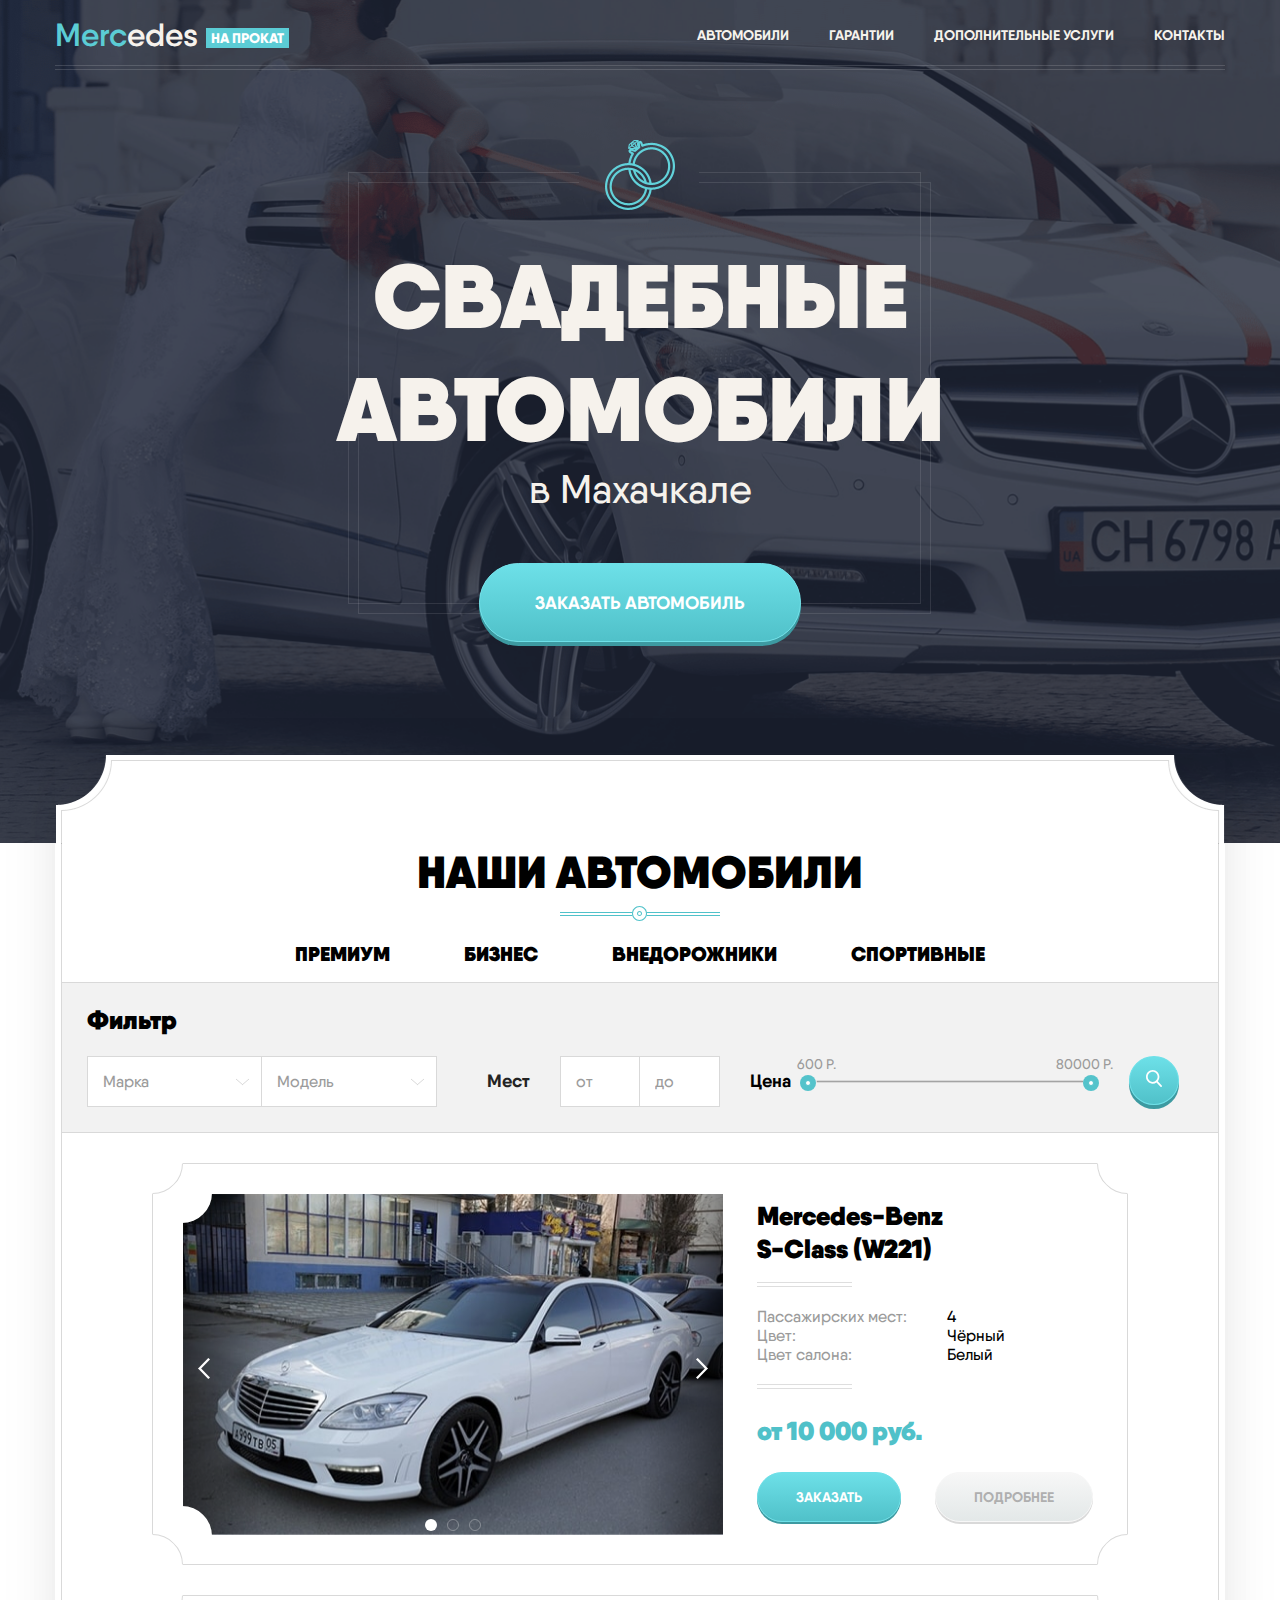
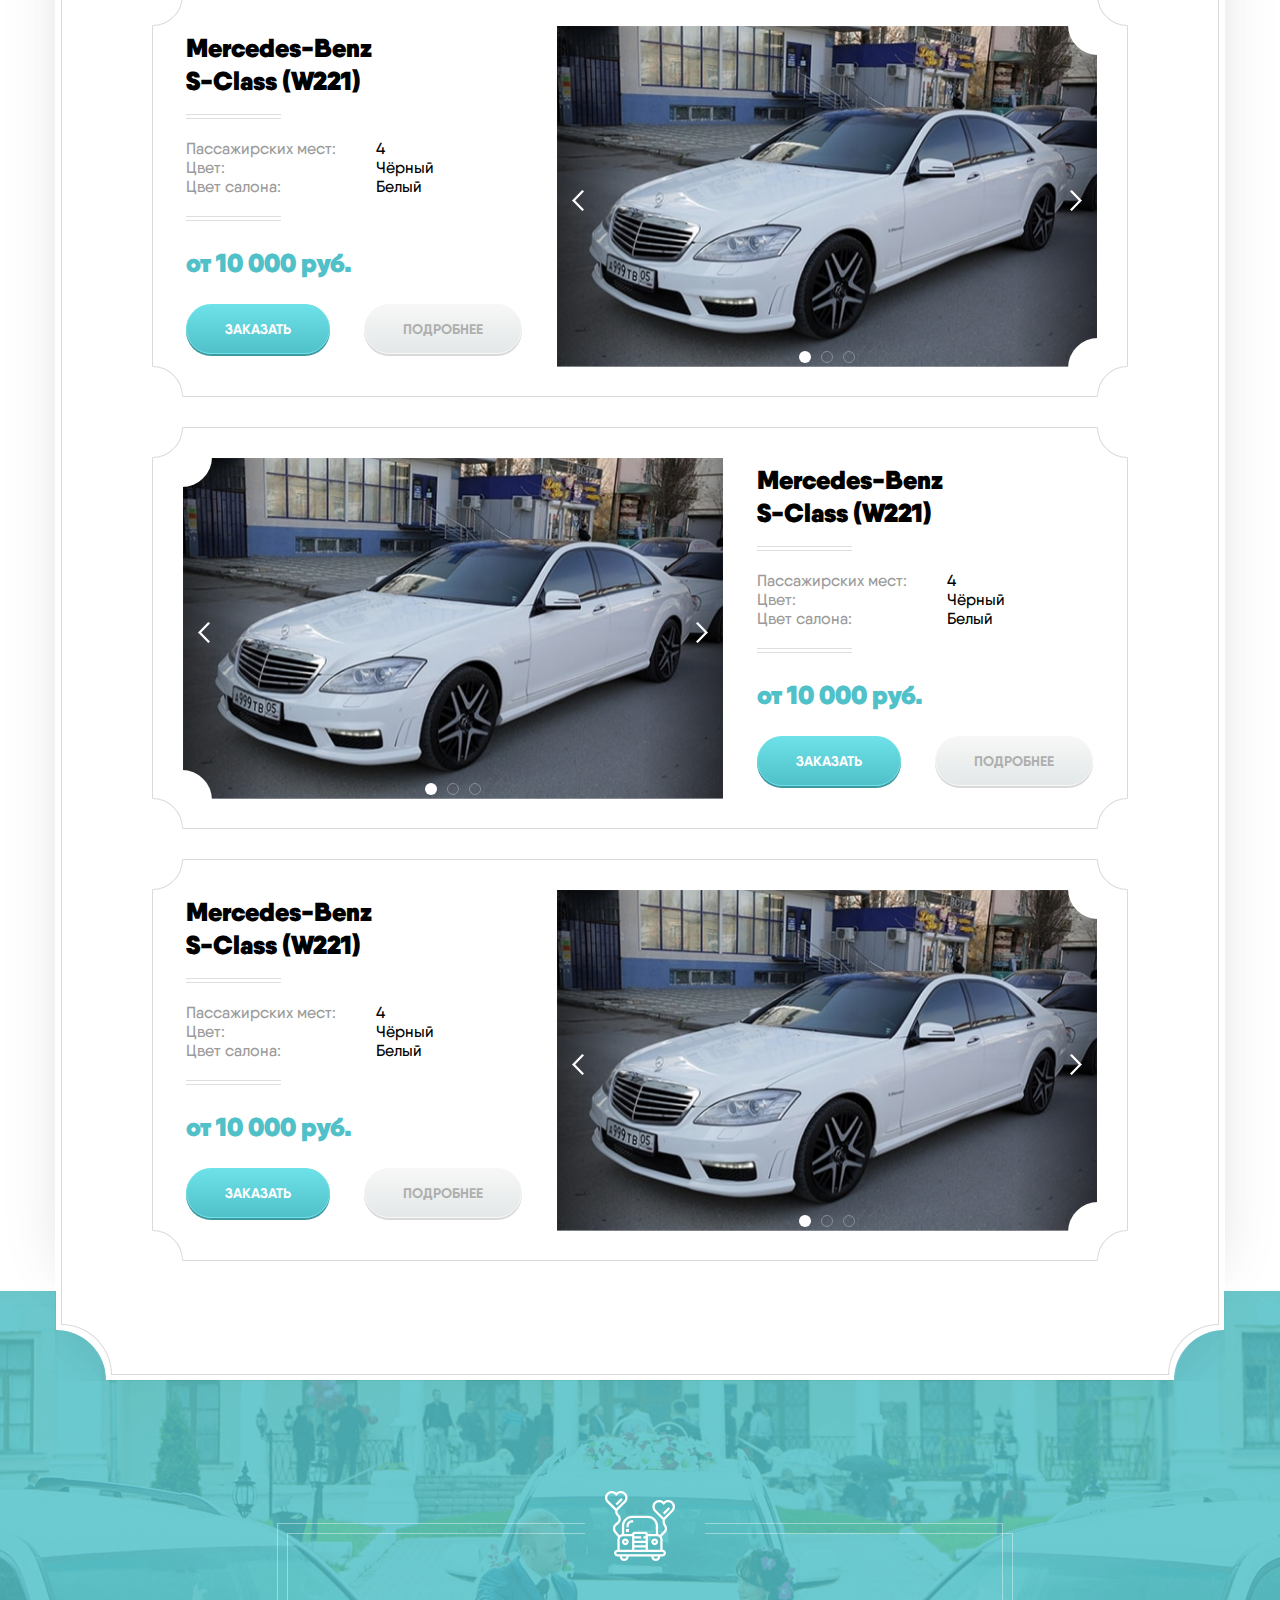
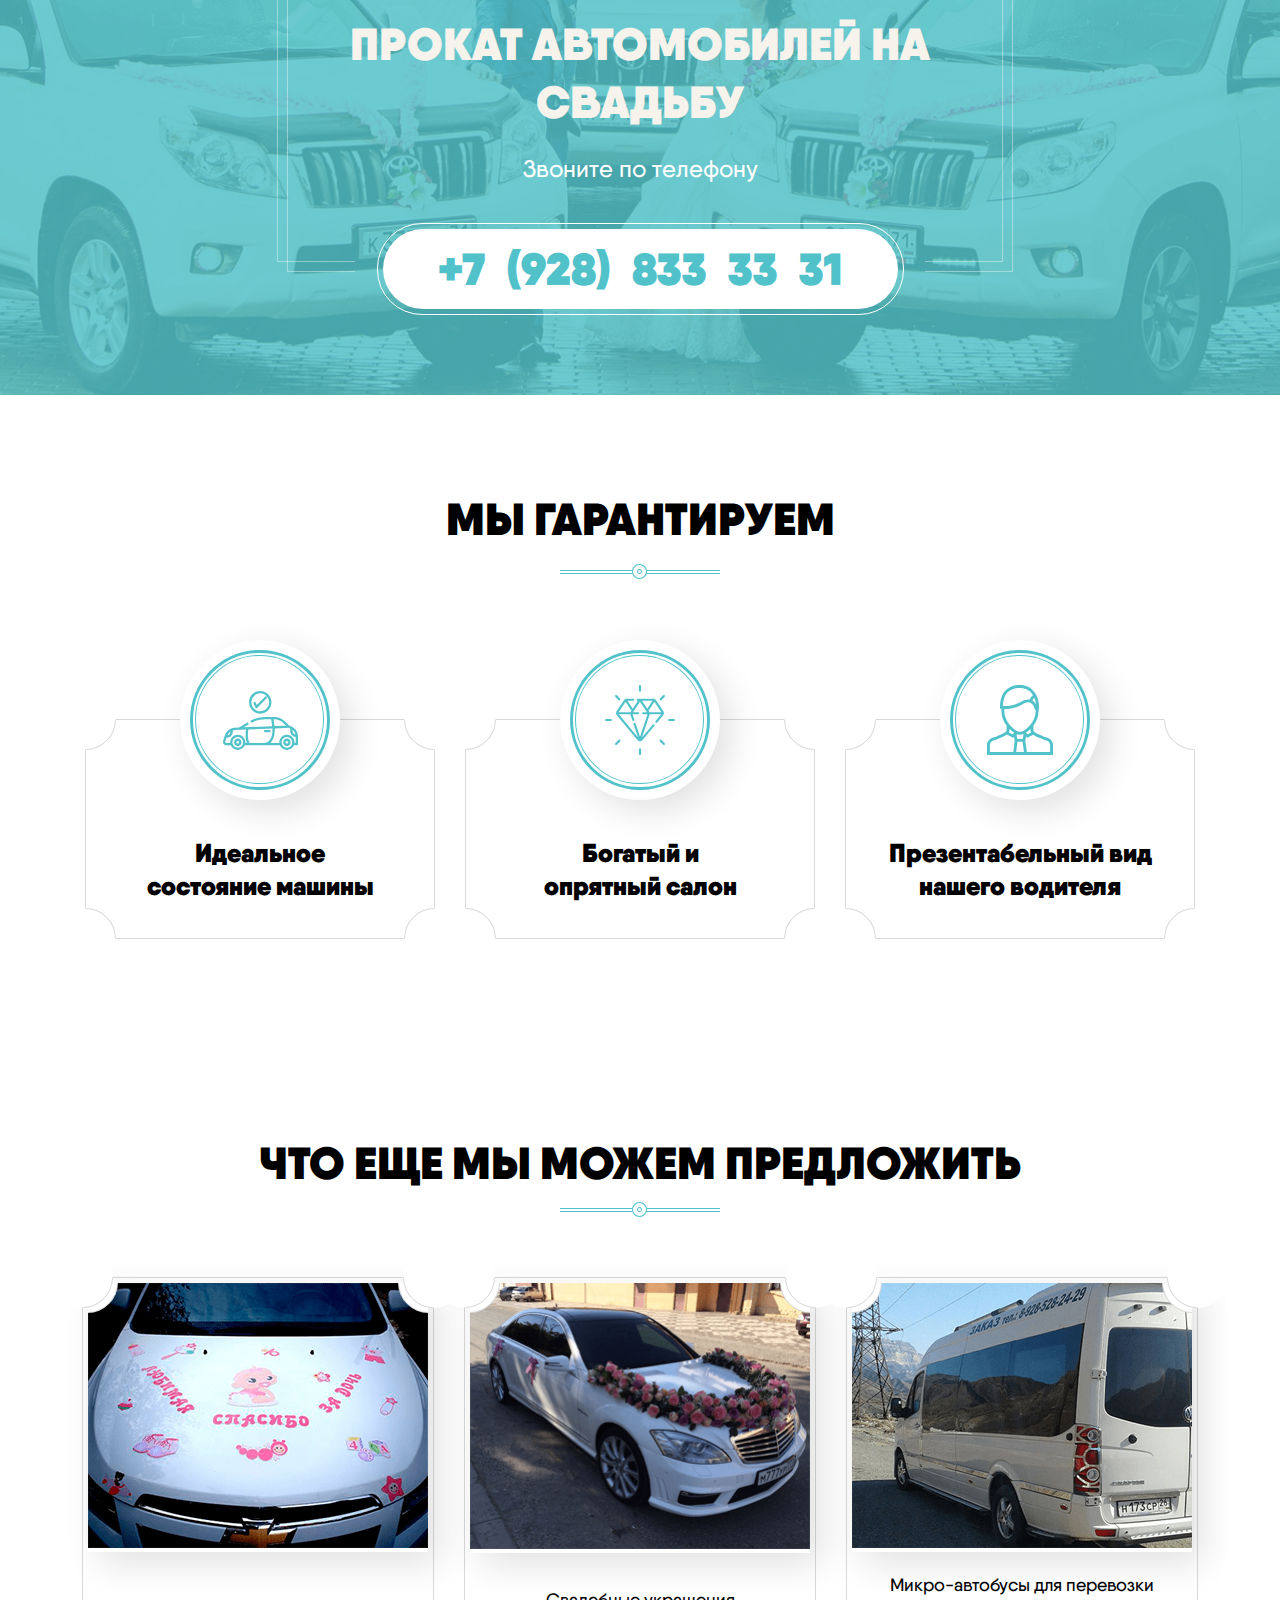
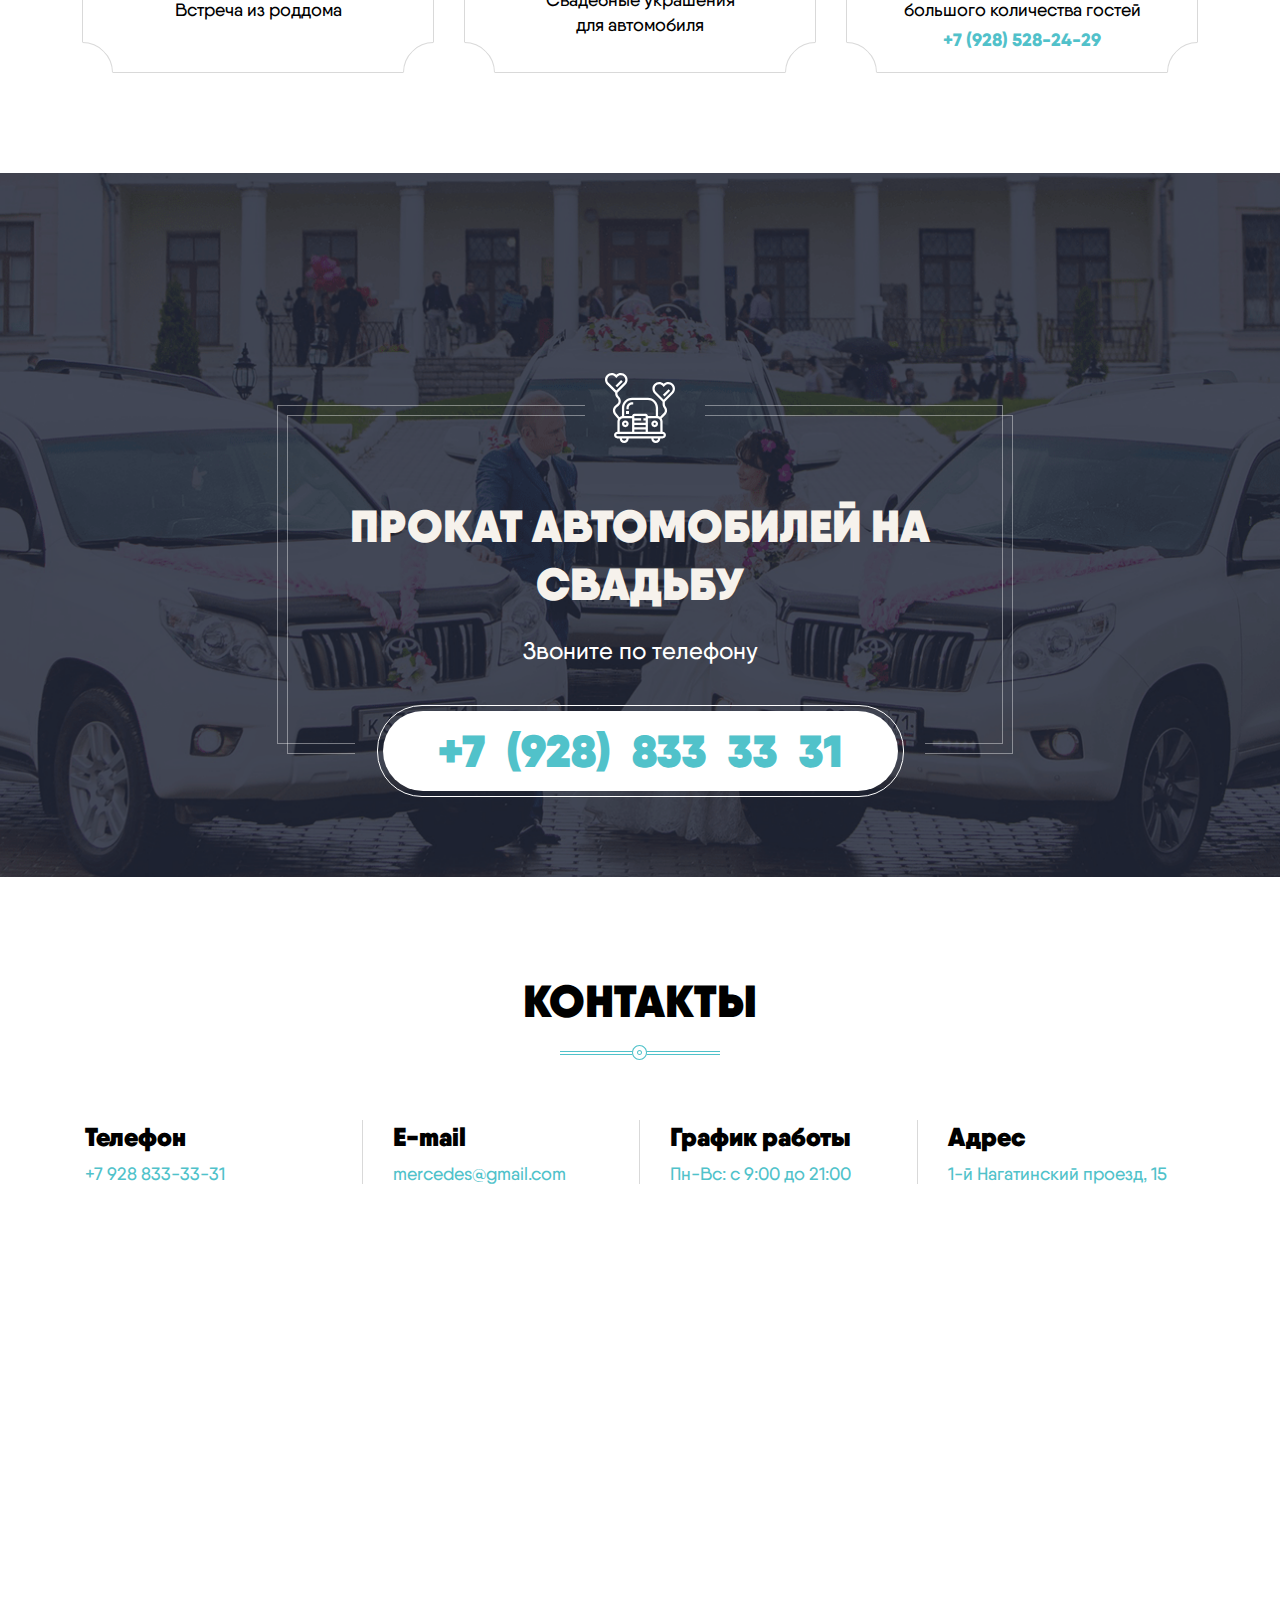
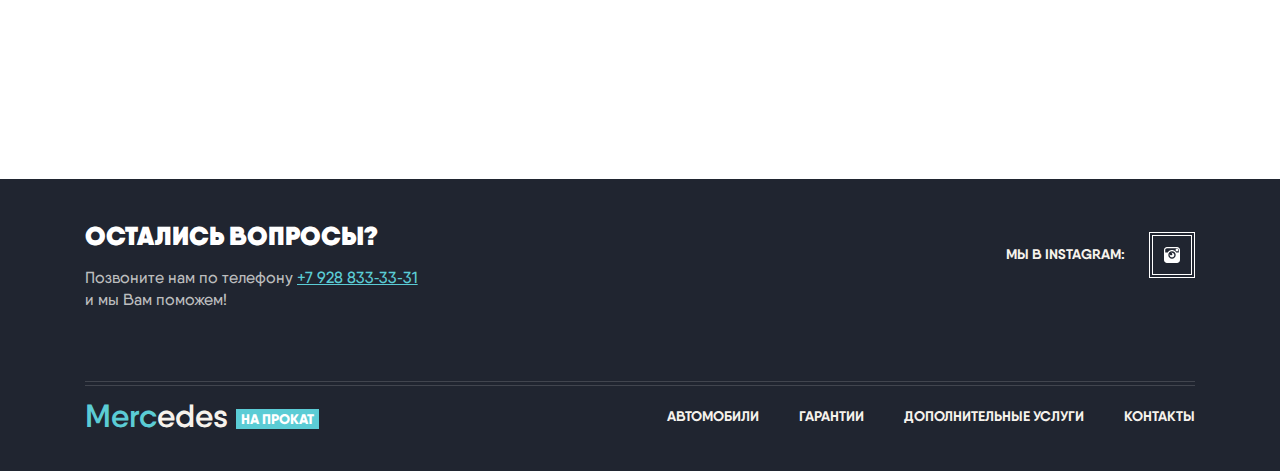
<file: index.html>
<!DOCTYPE html>
<html lang="ru">

<head>
    <meta charset="UTF-8">
    <meta name="viewport" content="width=device-width, initial-scale=1">
    <title>Свадебные автомобили</title>
    <link rel="icon" href="./img/favicon.png">
    <link rel="stylesheet" href="./css/normalize.css">
    <link rel="stylesheet" href="./plugin/noUiSlider/nouislider.css">
    <link rel="stylesheet" href="./plugin/owlCarousel/assets/owl.carousel.min.css">
    <link rel="stylesheet" href="./plugin/owlCarousel/assets/owl.theme.default.min.css">
    <link rel="stylesheet" href="./css/style.css">
    <link rel="stylesheet" href="./css/mediaQueries.css">
</head>

<body>
    <section class="screen_1">
        <div class="dark"></div>
        <div class="wrap_1">

            <div class="container">
                <header class="header clearfix">
                    <div class="logo">
                        <span>Merc</span>edes
                        <div class="smallBox"> на прокат</div>
                    </div>
                    <nav class="nav">
                        <ul class="nav_ul">
                            <li>
                                <a href="#auto">Автомобили</a>
                            </li>
                            <li>
                                <a href="#guarantee">Гарантии</a>
                            </li>
                            <li>
                                <a href="#offers">Дополнительные услуги</a>
                            </li>
                            <li>
                                <a href="#contacts">Контакты</a>
                            </li>
                        </ul>
                    </nav>
                    <div class="border_line"></div>
                    <div class="border_line2"></div>
                    <div id="mob_menu" class="mob_menu">Меню</div>

                </header>
                <div class="title">
                    <img class="ring" src="img/ring.png" alt="">
                    <h2>Свадебные
                        <br /> автомобили</h2>
                    <p class="title_p">в Махачкале</p>
                    <div class="wrap_call">
                        <button class="call_auto_btn" type="button">Заказать автомобиль</button>
                        <a href="tel:+7 915 555 55 09" class="car_order_mob">+7 915 555 55 09</a>
                    </div>
                    <div class="border_title">
                        <div class="border_title_top1"></div>
                        <div class="border_title_top2"></div>
                    </div>
                    <div class="border_title border_t2">
                        <div class="border_title_top1"></div>
                        <div class="border_title_top2"></div>
                    </div>
                </div>
            </div>
        </div>
    </section>
    <section class="screen_2">
        <div class="wrap_2">
            <div class="container_auto box-shadow">
                <div id="auto" class="inner_wrap">
                    <h2 class="title_car">Наши автомобили</h2>
                    <img class="separ_car" src="img/separ_car.svg" alt="">
                    <ul class="car_class">
                        <li>
                            <a href="">Премиум</a>
                        </li>
                        <li>
                            <a href="">бизнес</a>
                        </li>
                        <li>
                            <a href="">внедорожники</a>
                        </li>
                        <li>
                            <a href="">спортивные</a>
                        </li>
                    </ul>
                    <div class="mob_car_class">
                        <div class="gumb"></div>
                        <p class="mob_car_menu">Автомобили</p>
                    </div>
                    <div class="mob_car_class_wrap">
                        <ul class="mob_car_class_ul">
                            <li>
                                <a href="">Премиум</a>
                            </li>
                            <li>
                                <a href="">бизнес</a>
                            </li>
                            <li>
                                <a href="">внедорожники</a>
                            </li>
                            <li>
                                <a href="">спортивные</a>
                            </li>
                        </ul>
                    </div>
                    <div class="filter clearfix">
                        <p class="filt_title">Фильтр</p>
                        <select class="brand" name="brand" id="brand">
                            <option value="Марка">Марка</option>
                            <option value="Марка">Марка</option>
                            <option value="Марка">Марка</option>
                            <option value="Марка">Марка</option>
                        </select>
                        <select class="model" name="model" id="model">
                            <option value="Модель">Модель</option>
                            <option value="Модель">Модель</option>
                            <option value="Модель">Модель</option>
                            <option value="Модель">Модель</option>
                            <option value="Модель">Модель</option>
                        </select>
                        <div class="place">
                            <p class="place_text">Мест</p>
                            <input type="number" min="0" class="place_from" placeholder="от">
                            <input type="number" min="0" class="place_to" placeholder="до">
                        </div>
                        <div class="price_car">
                            <p class="price_car_text">Цена</p>
                            <div class="wrap_noUiSld clearfix">
                                <div id="price_car_from" class="price_car_from"></div>
                                <div id="price_car_to" class="price_car_to"></div>
                                <div class="price_slider" id="price_slider"></div>
                            </div>
                            <button type="button" class="price_btn">
                                <img src="img/search.svg" alt="">
                            </button>
                        </div>
                    </div>

                    <div class="wrap_all_car clearfix">
                        <div class="car clearfix">
                            <div class="car_round_in top left"></div>
                            <div class="car_round_in top right"></div>
                            <div class="car_round_in bottom left"></div>
                            <div class="car_round_in bottom right"></div>
                            <div class="car_sld_wrap">
                                <div class="car_sld owl-carousel owl-theme clearfix">
                                    <div class="item">
                                        <img class="car_img" src="img/car1.jpg" alt="">
                                    </div>
                                    <div class="item">
                                        <img class="car_img" src="img/car1.jpg" alt="">
                                    </div>
                                    <div class="item">
                                        <img class="car_img" src="img/car1.jpg" alt="">
                                    </div>
                                </div>
                                <div class="car_sld_round_in_top"></div>
                                <div class="car_sld_round_in_bottom"></div>
                            </div>
                            <div class="car_right">
                                <p class="car_name">
                                    Mercedes-Benz
                                    <br />S-Class (W221)
                                </p>
                                <div class="car_line"></div>
                                <div class="car_line"></div>
                                <table class="car_par">
                                    <tbody>
                                        <tr>
                                            <td>Пассажирских мест:</td>
                                            <td>4</td>
                                        </tr>
                                        <tr>
                                            <td>Цвет: </td>
                                            <td>Чёрный</td>
                                        </tr>
                                        <tr>
                                            <td>Цвет салона: </td>
                                            <td>Белый</td>
                                        </tr>
                                    </tbody>
                                </table>
                                <div class="car_line"></div>
                                <div class="car_line"></div>
                                <p class="car_price">от 10 000 руб.</p>
                                <button type="button" class="car_order">Заказать</button>
                                <a href="tel:+7 915 555 55 09" class="cur_car_order_mob">+7 915 555 55 09</a>
                                <button type="button" class="car_more">Подробнее</button>
                            </div>
                        </div>

                        <div class="car car_wrap_right clearfix">
                            <div class="car_round_in top left"></div>
                            <div class="car_round_in top right"></div>
                            <div class="car_round_in bottom left"></div>
                            <div class="car_round_in bottom right"></div>
                            <div class="car_sld_wrap">
                                <div class="car_sld owl-carousel owl-theme clearfix">
                                    <div class="item">
                                        <img class="car_img" src="img/car1.jpg" alt="">
                                    </div>
                                    <div class="item">
                                        <img class="car_img" src="img/car1.jpg" alt="">
                                    </div>
                                    <div class="item">
                                        <img class="car_img" src="img/car1.jpg" alt="">
                                    </div>
                                </div>
                                <div class="car_sld_round_in_top"></div>
                                <div class="car_sld_round_in_bottom"></div>
                            </div>
                            <div class="car_left">
                                <p class="car_name">
                                    Mercedes-Benz
                                    <br />S-Class (W221)
                                </p>
                                <div class="car_line"></div>
                                <div class="car_line"></div>
                                <table class="car_par">
                                    <tbody>
                                        <tr>
                                            <td>Пассажирских мест:</td>
                                            <td>4</td>
                                        </tr>
                                        <tr>
                                            <td>Цвет: </td>
                                            <td>Чёрный</td>
                                        </tr>
                                        <tr>
                                            <td>Цвет салона: </td>
                                            <td>Белый</td>
                                        </tr>
                                    </tbody>
                                </table>
                                <div class="car_line"></div>
                                <div class="car_line"></div>
                                <p class="car_price">от 10 000 руб.</p>
                                <button type="button" class="car_order">Заказать</button>
                                <a href="tel:+7 915 555 55 09" class="cur_car_order_mob">+7 915 555 55 09</a>
                                <button type="button" class="car_more">Подробнее</button>
                            </div>
                        </div>

                        <div class="car clearfix">
                            <div class="car_round_in top left"></div>
                            <div class="car_round_in top right"></div>
                            <div class="car_round_in bottom left"></div>
                            <div class="car_round_in bottom right"></div>
                            <div class="car_sld_wrap">
                                <div class="car_sld owl-carousel owl-theme clearfix">
                                    <div class="item">
                                        <img class="car_img" src="img/car1.jpg" alt="">
                                    </div>
                                    <div class="item">
                                        <img class="car_img" src="img/car1.jpg" alt="">
                                    </div>
                                    <div class="item">
                                        <img class="car_img" src="img/car1.jpg" alt="">
                                    </div>
                                </div>
                                <div class="car_sld_round_in_top"></div>
                                <div class="car_sld_round_in_bottom"></div>
                            </div>
                            <div class="car_right">
                                <p class="car_name">
                                    Mercedes-Benz
                                    <br />S-Class (W221)
                                </p>
                                <div class="car_line"></div>
                                <div class="car_line"></div>
                                <table class="car_par">
                                    <tbody>
                                        <tr>
                                            <td>Пассажирских мест:</td>
                                            <td>4</td>
                                        </tr>
                                        <tr>
                                            <td>Цвет: </td>
                                            <td>Чёрный</td>
                                        </tr>
                                        <tr>
                                            <td>Цвет салона: </td>
                                            <td>Белый</td>
                                        </tr>
                                    </tbody>
                                </table>
                                <div class="car_line"></div>
                                <div class="car_line"></div>
                                <p class="car_price">от 10 000 руб.</p>
                                <button type="button" class="car_order">Заказать</button>
                                <a href="tel:+7 915 555 55 09" class="cur_car_order_mob">+7 915 555 55 09</a>
                                <button type="button" class="car_more">Подробнее</button>
                            </div>
                        </div>

                        <div class="car car_wrap_right clearfix">
                            <div class="car_round_in top left"></div>
                            <div class="car_round_in top right"></div>
                            <div class="car_round_in bottom left"></div>
                            <div class="car_round_in bottom right"></div>
                            <div class="car_sld_wrap">
                                <div class="car_sld owl-carousel owl-theme clearfix">
                                    <div class="item">
                                        <img class="car_img" src="img/car1.jpg" alt="">
                                    </div>
                                    <div class="item">
                                        <img class="car_img" src="img/car1.jpg" alt="">
                                    </div>
                                    <div class="item">
                                        <img class="car_img" src="img/car1.jpg" alt="">
                                    </div>
                                </div>
                                <div class="car_sld_round_in_top"></div>
                                <div class="car_sld_round_in_bottom"></div>
                            </div>
                            <div class="car_left">
                                <p class="car_name">
                                    Mercedes-Benz
                                    <br />S-Class (W221)
                                </p>
                                <div class="car_line"></div>
                                <div class="car_line"></div>
                                <table class="car_par">
                                    <tbody>
                                        <tr>
                                            <td>Пассажирских мест:</td>
                                            <td>4</td>
                                        </tr>
                                        <tr>
                                            <td>Цвет: </td>
                                            <td>Чёрный</td>
                                        </tr>
                                        <tr>
                                            <td>Цвет салона: </td>
                                            <td>Белый</td>
                                        </tr>
                                    </tbody>
                                </table>
                                <div class="car_line"></div>
                                <div class="car_line"></div>
                                <p class="car_price">от 10 000 руб.</p>
                                <button type="button" class="car_order">Заказать</button>
                                <a href="tel:+7 915 555 55 09" class="cur_car_order_mob">+7 915 555 55 09</a>
                                <button type="button" class="car_more">Подробнее</button>
                            </div>
                        </div>
                    </div>

                </div>
                <img class="scr2_back" src="img/car_round_in_180deg.png" alt="">
            </div>
        </div>
    </section>
    <section class="screen_3">
        <div class="wrap_3">
            <div class="container">
                <div class="inner_wrap_3">
                    <div class="border_screen_3">
                        <div class="border_title_top1"></div>
                        <div class="border_title_top2"></div>
                        <div class="border_title_bottom1"></div>
                        <div class="border_title_bottom2"></div>
                    </div>
                    <div class="border_screen_3 border_t2">
                        <div class="border_title_top1"></div>
                        <div class="border_title_top2"></div>
                        <div class="border_title_bottom1"></div>
                        <div class="border_title_bottom2"></div>
                    </div>
                    <div class="screen_3_title">
                        <img src="img/screen_3_weedCar_logo.svg" alt="">
                        <h2 class="screen_3_h2">Прокат автомобилей на свадьбу</h2>
                        <p class="screen_3_p">Звоните по телефону</p>
                        <div class="wrap_number_btn">
                            <button type="button" class="number_btn">+7 (928) 833 33 31</button>
                        </div>
                    </div>
                </div>
            </div>
        </div>
    </section>
    <section id="guarantee" class="screen_4">
        <div class="container">
            <h2 class="title_screen_4">Мы гарантируем</h2>
            <img class="scr4_separ_car" src="img/separ_car.svg" alt="">
            <div class="wrap_guarantee">
                <div class="guarantee_block block1">
                    <div class="car_round_in top left"></div>
                    <div class="car_round_in top right"></div>
                    <div class="car_round_in bottom left"></div>
                    <div class="car_round_in bottom right"></div>
                    <div class="guarantee_round_img">
                        <img class="guarantee_round_img_car" src="img/guarantee_round_img_car.svg" alt="">
                    </div>
                    Идеальное состояние машины
                </div>
                <!--
                -->
                <div class="guarantee_block block2">
                    <div class="car_round_in top left"></div>
                    <div class="car_round_in top right"></div>
                    <div class="car_round_in bottom left"></div>
                    <div class="car_round_in bottom right"></div>
                    <div class="guarantee_round_img">
                        <img class="guarantee_round_img_diamond" src="img/guarantee_round_img_diamond.svg" alt="">
                    </div>
                    Богатый и опрятный салон
                </div>
                <!--
                -->
                <div class="guarantee_block block3">
                    <div class="car_round_in top left"></div>
                    <div class="car_round_in top right"></div>
                    <div class="car_round_in bottom left"></div>
                    <div class="car_round_in bottom right"></div>
                    <div class="guarantee_round_img">
                        <img class="guarantee_round_img_man" src="img/guarantee_round_img_man.svg" alt="">
                    </div>
                    Презентабельный вид нашего водителя
                </div>
            </div>
        </div>
    </section>
    <section id="offers" class="screen_7">
        <div class="container">
            <h2 class="title_screen_7">Что еще мы можем предложить</h2>
            <img class="scr4_separ_car" src="img/separ_car.svg" alt="">
            <div class="wrap_offers">
                <div class="offers_block block1">
                    <div class="car_round_in top left"></div>
                    <div class="car_round_in top right"></div>
                    <div class="car_round_in bottom left"></div>
                    <div class="car_round_in bottom right"></div>
                    <div class="offers_wrap_img">
                        <div class="car_round_in top left"></div>
                        <div class="car_round_in top right"></div>
                        <img src="img/offers_roddom.png" alt="">
                    </div>
                    <p class="offers_text">
                        Встреча из роддома
                    </p>
                </div>
                <!--
             -->
                <div class="offers_block block2">
                    <!--
                 -->
                    <div class="car_round_in top left"></div>
                    <div class="car_round_in top right"></div>
                    <div class="car_round_in bottom left"></div>
                    <div class="car_round_in bottom right"></div>
                    <div class="offers_wrap_img">
                        <div class="car_round_in top left"></div>
                        <div class="car_round_in top right"></div>
                        <img src="img/offers_ornaments.png" alt="">
                    </div>
                    <p class="offers_text">
                        Свадебные украшения для автомобиля
                    </p>
                </div>
                <!--
             -->
                <div class="offers_block block3">
                    <div class="car_round_in top left"></div>
                    <div class="car_round_in top right"></div>
                    <div class="car_round_in bottom left"></div>
                    <div class="car_round_in bottom right"></div>
                    <div class="offers_wrap_img">
                        <div class="car_round_in top left"></div>
                        <div class="car_round_in top right"></div>
                        <img src="img/offers_bus.png" alt="">
                    </div>
                    <p class="offers_text">
                        Микро-автобусы для перевозки большого количества гостей
                        <br />
                        <a href="#" class="numb_off">+7 (928) 528-24-29</a>
                    </p>
                </div>
            </div>
        </div>
    </section>
    <section class="screen_3 screen_8">
        <div class="wrap_3">
            <div class="container">
                <div class="inner_wrap_3">
                    <div class="border_screen_3">
                        <div class="border_title_top1"></div>
                        <div class="border_title_top2"></div>
                        <div class="border_title_bottom1"></div>
                        <div class="border_title_bottom2"></div>
                    </div>
                    <div class="border_screen_3 border_t2">
                        <div class="border_title_top1"></div>
                        <div class="border_title_top2"></div>
                        <div class="border_title_bottom1"></div>
                        <div class="border_title_bottom2"></div>
                    </div>
                    <div class="screen_3_title">
                        <img src="img/screen_3_weedCar_logo.svg" alt="">
                        <h2 class="screen_3_h2">Прокат автомобилей на свадьбу</h2>
                        <p class="screen_3_p">Звоните по телефону</p>
                        <div class="wrap_number_btn">
                            <button type="button" class="number_btn">+7 (928) 833 33 31</button>
                        </div>
                    </div>
                </div>
            </div>
        </div>
    </section>
    <section id="contacts" class="screen_9">
        <div class="container">
            <h2 class="title_screen_9">Контакты</h2>
            <img class="scr4_separ_car" src="img/separ_car.svg" alt="">
            <div class="wrap_contacts clearfix">
                <div class="contact_block">
                    <div class="contact_text">Телефон</div>
                    <div class="contact_info">+7 928 833-33-31</div>
                </div>
                <div class="contact_block">
                    <div class="contact_text">E-mail</div>
                    <div class="contact_info">mercedes@gmail.com</div>
                </div>
                <div class="contact_block">
                    <div class="contact_text">График работы</div>
                    <div class="contact_info">Пн-Вс: с 9:00 до 21:00</div>
                </div>
                <div class="contact_block">
                    <div class="contact_text">Адрес</div>
                    <div class="contact_info">1-й Нагатинский проезд, 15</div>
                </div>
            </div>
            <div class="wrap_map">
                <div class="map" id="map"></div>
            </div>
        </div>
    </section>
    <div class="mob_nav">
        <ul class="mob_nav_ul">
            <li>
                <a href="#auto">Автомобили</a>
            </li>
            <li>
                <a href="#guarantee">Гарантии</a>
            </li>
            <li>
                <a href="#offers">Дополнительные услуги</a>
            </li>
            <li>
                <a href="#contacts">Контакты</a>
            </li>
        </ul>
    </div>
    <div id="ordAuto" class="wrap_modal_order">
        <div class="modal">
            <div class="modal_title">Забронировать автомобиль</div>
            <div class="modal_form">
                <div class="wrap_required_inp">
                    <input class="modal_input" type="text" placeholder="Ваше имя">
                    <div class="req_star">*</div>
                </div>
                <input class="modal_input" type="text" placeholder="Ваш e-mail">
                <div class="wrap_required_inp">
                    <input class="modal_input" type="text" placeholder="Ваш телефон">
                    <div class="req_star">*</div>
                </div>
                <textarea class="modal_input" name="" id="" rows="10" placeholder="Комментарий"></textarea>
                <input class="modal_button" type="button" value="Отправить">
            </div>
        </div>
    </div>
    <div class="wrap_modal_order">
        <div class="modal">
            <div class="modal_title">Забронировать автомобиль</div>
            <div class="modal_form">
                <div class="wrap_required_inp">
                    <input class="modal_input" type="text" placeholder="Ваше имя">
                    <div class="req_star">*</div>
                </div>
                <input class="modal_input" type="text" placeholder="Ваш e-mail">
                <div class="wrap_required_inp">
                    <input class="modal_input" type="text" placeholder="Ваш телефон">
                    <div class="req_star">*</div>
                </div>
                <textarea class="modal_input" name="" id="" rows="10" placeholder="Комментарий"></textarea>
                <input class="modal_button" type="button" value="Отправить">
            </div>
        </div>
    </div>
    <footer>
        <div class="container">
            <div class="wrap_footer clearfix">
                <div class="wrap_question">
                    <p class="question">Остались вопросы?</p>
                    <p class="call_quest">Позвоните нам по телефону
                        <a href="#">+7&nbsp;928&nbsp;833&#8209;33&#8209;31</a> и мы Вам поможем!</p>
                </div>
                <div class="wrap_insta">
                    <div class="insta_text">
                        Мы в instagram:
                    </div>
                    <div class="insta_img">
                        <img src="img/insta_icn.svg" alt="">
                    </div>
                </div>
                <div class="footer_nav clearfix">
                    <nav class="nav">
                        <ul class="nav_ul">
                            <li>
                                <a href="#auto">Автомобили</a>
                            </li>
                            <li>
                                <a href="#guarantee">Гарантии</a>
                            </li>
                            <li>
                                <a href="#offers">Дополнительные услуги</a>
                            </li>
                            <li>
                                <a href="#contacts">Контакты</a>
                            </li>
                        </ul>
                    </nav>
                    <div class="logo">
                        <span>Merc</span>edes
                        <div class="smallBox"> на прокат</div>
                    </div>
                    <div class="border_line"></div>
                    <div class="border_line2"></div>

                </div>
            </div>
        </div>
    </footer>
    <template hidden id="more_info_template">
        <div class="wrap_more_info">
            <div class="car_round_in top left"></div>
            <div class="car_round_in top right"></div>
            <div class="car_round_in bottom left"></div>
            <div class="car_round_in bottom right"></div>
            <div class="more_info_img">
                <div class="wrap_more_img">
                    <img class="more_img" src="./img/car1.jpg" alt="">
                </div>
            </div>
            <div class="wrap_more_smallsld">
                <div class="more_small_owl owl-carousel owl-theme">
                    <div class="item small_img_item">
                        <img class="small_img" src="./img/car1.jpg" alt="">
                    </div>
                    <div class="item small_img_item">
                        <img class="small_img" src="./img/car5.jpg" alt="">
                    </div>
                    <div class="item small_img_item">
                        <img class="small_img" src="./img/car6.jpg" alt="">
                    </div>
                    <div class="item small_img_item">
                        <img class="small_img" src="./img/car7.jpg" alt="">
                    </div>
                    <div class="item small_img_item">
                        <img class="small_img" src="./img/car8.jpg" alt="">
                    </div>
                </div>
            </div>
            <p class="also">Также присутствует:</p>
            <div class="more_info_text clearfix">
                <div class="info_text_block">
                    <img src="./img/air-conditioner.svg" alt="">
                    <p class="info_text">
                        Кондиционер
                    </p>
                </div>
                <div class="info_text_block">
                    <img src="./img/car-window.svg" alt="">
                    <p class="info_text">
                        Тонированные задние стекла
                    </p>
                </div>
                <div class="info_text_block">
                    <img src="./img/car-audio.svg" alt="">
                    <p class="info_text">
                        Аудиосистема
                    </p>
                </div>
                <div class="info_text_block">
                    <img src="./img/mini-bar.svg" alt="">
                    <p class="info_text">
                        Мини-бар
                    </p>
                </div>
            </div>
        </div>
    </template>
    <script src="./plugin/noUiSlider/nouislider.min.js"></script>
    <script src="js/jquery.2.2.4.min.js"></script>
    <script src="./plugin/owlCarousel/owl.carousel.min.js"></script>
    <script src="js/script.js"></script>
    <script src="https://api-maps.yandex.ru/2.1/?lang=ru_RU" type="text/javascript"></script>
    <script>
        (function () {
            function RunMaps(x, y) {
                var myMap;
                ymaps.ready(init); // Ожидание загрузки API с сервера Яндекса
                function init() {
                    myMap = new ymaps.Map("map", {
                        center: [x, y], // Координаты центра карты
                        zoom: 16 // Zoom
                    });
                    var myPlacemark = new ymaps.GeoObject({
                        geometry: {
                            type: "Point",
                            coordinates: [x, y]
                        }
                    });
                    myMap.controls.add('zoomControl');
                    myMap.geoObjects.add(myPlacemark);
                }
            }

            function AjaxGeoCoder(name) {
                $.ajax({
                    async: true,
                    url: "https://geocode-maps.yandex.ru/1.x/?geocode=" + encodeURI(name) + "&results=1&format=json",
                    success: function (data) {
                        var str = data.response.GeoObjectCollection.featureMember[0].GeoObject.Point.pos;
                        var sta = str.split(' ');
                        RunMaps(sta[1], sta[0]);
                    }
                });
            }
            AjaxGeoCoder("1-й Нагатинский проезд, 15, Москва");
        })()
    </script>
</body>

</html>
</file>
<file: plugin/noUiSlider/nouislider.css>
/*! nouislider - 9.2.0 - 2017-01-11 10:35:35 */
/* Functional styling;
 * These styles are required for noUiSlider to function.
 * You don't need to change these rules to apply your design.
 */
.noUi-target,
.noUi-target * {
  -webkit-touch-callout: none;
  -webkit-tap-highlight-color: rgba(0, 0, 0, 0);
  -webkit-user-select: none;
  -ms-touch-action: none;
  touch-action: none;
  -ms-user-select: none;
  -moz-user-select: none;
  user-select: none;
  -moz-box-sizing: border-box;
  box-sizing: border-box;
}
.noUi-target {
  position: relative;
  direction: ltr;
}
.noUi-base {
  width: 100%;
  height: 100%;
  position: relative;
  z-index: 1;
  /* Fix 401 */
}
.noUi-connect {
  position: absolute;
  right: 0;
  top: 0;
  left: 0;
  bottom: 0;
}
.noUi-origin {
  position: absolute;
  height: 0;
  width: 0;
}
.noUi-handle {
  position: relative;
  z-index: 1;
}
.noUi-state-tap .noUi-connect,
.noUi-state-tap .noUi-origin {
  -webkit-transition: top 0.3s, right 0.3s, bottom 0.3s, left 0.3s;
  transition: top 0.3s, right 0.3s, bottom 0.3s, left 0.3s;
}
.noUi-state-drag * {
  cursor: inherit !important;
}
/* Painting and performance;
 * Browsers can paint handles in their own layer.
 */
.noUi-base,
.noUi-handle {
  -webkit-transform: translate3d(0, 0, 0);
  transform: translate3d(0, 0, 0);
}
/* Slider size and handle placement;
 */
.noUi-horizontal {
  height: 18px;
}
.noUi-horizontal .noUi-handle {
  width: 34px;
  height: 28px;
  left: -17px;
  top: -6px;
}
/* custom */

.noUi-horizontal .noUi-handle-upper{
	left: 0;
}

/* custom */
.noUi-vertical {
  width: 18px;
}
.noUi-vertical .noUi-handle {
  width: 28px;
  height: 34px;
  left: -6px;
  top: -17px;
}
/* Styling;
 */
.noUi-target {
  background: #FAFAFA;
  border-radius: 4px;
  border: 1px solid #D3D3D3;
  box-shadow: inset 0 1px 1px #F0F0F0, 0 3px 6px -5px #BBB;
}
.noUi-connect {
  background: #3FB8AF;
  box-shadow: inset 0 0 3px rgba(51, 51, 51, 0.45);
  -webkit-transition: background 450ms;
  transition: background 450ms;
}
/* Handles and cursors;
 */
.noUi-draggable {
  cursor: ew-resize;
}
.noUi-vertical .noUi-draggable {
  cursor: ns-resize;
}
.noUi-handle {
  /*border: 1px solid #D9D9D9;*/
  border-radius: 3px;
  background: #FFF;
  cursor: default;
  /*box-shadow: inset 0 0 1px #FFF, inset 0 1px 7px #EBEBEB, 0 3px 6px -3px #BBB;*/
}
.noUi-active {
  box-shadow: inset 0 0 1px #FFF, inset 0 1px 7px #DDD, 0 3px 6px -3px #BBB;
}
/* Handle stripes;
 */
/*.noUi-handle:before,*/
.noUi-handle:after {
	content: " ";
	display: block;
	position: absolute;
	width: 4px;
	height: 4px;
	border: 1px solid #50c2ca;
	background-color: #fff;
	top: 50%;
	left: 50%;
	margin-top: -3px;
	margin-left: -3px;
	border-radius: 50%;
}
/*.noUi-handle:after {
  left: 17px;
}*/
.noUi-vertical .noUi-handle:before,
.noUi-vertical .noUi-handle:after {
  width: 14px;
  height: 1px;
  left: 6px;
  top: 14px;
}
.noUi-vertical .noUi-handle:after {
  top: 17px;
}
/* Disabled state;
 */
[disabled] .noUi-connect {
  background: #B8B8B8;
}
[disabled].noUi-target,
[disabled].noUi-handle,
[disabled] .noUi-handle {
  cursor: not-allowed;
}
/* Base;
 *
 */
.noUi-pips,
.noUi-pips * {
  -moz-box-sizing: border-box;
  box-sizing: border-box;
}
.noUi-pips {
  position: absolute;
  color: #999;
}
/* Values;
 *
 */
.noUi-value {
  position: absolute;
  text-align: center;
}
.noUi-value-sub {
  color: #ccc;
  font-size: 10px;
}
/* Markings;
 *
 */
.noUi-marker {
  position: absolute;
  background: #CCC;
}
.noUi-marker-sub {
  background: #AAA;
}
.noUi-marker-large {
  background: #AAA;
}
/* Horizontal layout;
 *
 */
.noUi-pips-horizontal {
  padding: 10px 0;
  height: 80px;
  top: 100%;
  left: 0;
  width: 100%;
}
.noUi-value-horizontal {
  -webkit-transform: translate3d(-50%, 50%, 0);
  transform: translate3d(-50%, 50%, 0);
}
.noUi-marker-horizontal.noUi-marker {
  margin-left: -1px;
  width: 2px;
  height: 5px;
}
.noUi-marker-horizontal.noUi-marker-sub {
  height: 10px;
}
.noUi-marker-horizontal.noUi-marker-large {
  height: 15px;
}
/* Vertical layout;
 *
 */
.noUi-pips-vertical {
  padding: 0 10px;
  height: 100%;
  top: 0;
  left: 100%;
}
.noUi-value-vertical {
  -webkit-transform: translate3d(0, 50%, 0);
  transform: translate3d(0, 50%, 0);
  padding-left: 25px;
}
.noUi-marker-vertical.noUi-marker {
  width: 5px;
  height: 2px;
  margin-top: -1px;
}
.noUi-marker-vertical.noUi-marker-sub {
  width: 10px;
}
.noUi-marker-vertical.noUi-marker-large {
  width: 15px;
}
.noUi-tooltip {
  display: block;
  position: absolute;
  border: 1px solid #D9D9D9;
  border-radius: 3px;
  background: #fff;
  color: #000;
  padding: 5px;
  text-align: center;
}
.noUi-horizontal .noUi-tooltip {
  -webkit-transform: translate(-50%, 0);
  transform: translate(-50%, 0);
  left: 50%;
  bottom: 120%;
}
.noUi-vertical .noUi-tooltip {
  -webkit-transform: translate(0, -50%);
  transform: translate(0, -50%);
  top: 50%;
  right: 120%;
}
</file>
<file: css/style.css>
@font-face {
    /*            Qanelas-SemiBold              */
    font-family: 'Qanelas';
    src: url('./fonts/Qanelas-SemiBold.otf');
    font-weight: 600;
    font-style: normal;
}
@font-face {
    /*            Qanelas-ExtraBold             */
    font-family: 'Qanelas';
    src: url('./fonts/Qanelas-ExtraBold.otf');
    font-weight: 900;
    font-style: normal;
}
@font-face {
    /*              Qanelas-Bold                */
    font-family: 'Qanelas';
    src: url('./fonts/Qanelas-Bold.otf');
    font-weight: 700;
    font-style: normal;
}
@font-face {
    /*             Qanelas-Heavy                */
    font-family: 'Qanelas';
    src: url('./fonts/Qanelas-Heavy.otf');
    font-weight: 800;
    font-style: normal;
}
@font-face {
    /*             Qanelas-Medium               */
    font-family: 'Qanelas';
    src: url('./fonts/Qanelas-Medium.otf');
    font-weight: 500;
    font-style: normal;
}
*::-webkit-input-placeholder {color: #9b9b9b;}
*::-moz-placeholder          {color:#9b9b9b;}/* Firefox 19+ */
*:-moz-placeholder           {color:#9b9b9b;}/* Firefox 18- */
*:-ms-input-placeholder      {color:#9b9b9b;}

.clearfix:after {
  content: "";
  display: table;
  clear: both;
}
body{
    font-family: Qanelas;
}
.container{
    width: 1170px;
    margin: 0 auto;
	overflow: hidden;
}
.screen_1{
    width: 100%;
    background: url(../img/screen1_1_bg.png),
                url(../img/screen1_2_bg.png);
    background-color: #1f2637;
    -webkit-background-size: cover;
    background-size: cover;
	background-position: center center;
    position: relative;
}
.header{
    position: relative;
}
.logo{
    font-family: Qanelas;
    font-weight: 600;
    font-size: 32px;
    margin: 15px 0;
    color: #f6f2ec;
    float: left;
}
.logo span {
    color: #5bccd5;
}

.dark {
    position: absolute;
    width: 100%;
    height: 100%;
    background: rgba(31, 38, 55, 0.6);
}

.wrap_1 {
    position: relative;
    z-index: 3;
}

.smallBox {
    display: inline-block;
    font-family: Qanelas;
    font-weight: 900;
    font-size: 14px;
    color: #fff;
    background: #5bccd5;
    padding: 1px 5px;
    text-transform: uppercase;
    vertical-align: middle;
}

.nav_ul {
    font-family: Qanelas;
    font-weight: 700;
    margin: 0;
    padding: 0;
    list-style: none;
    text-transform: uppercase;
    color: #f6f2ec;
}

.nav {
    float: right;
}

.nav_ul li {
    float: left;
    margin-right: 40px;
    cursor: pointer;
    font-size: 14px;
}
.nav_ul li a{
    display: block;
    padding: 26px 0;
}
.nav_ul li:hover a{
    border-bottom:5px solid #5bccd5;
    padding: 26px 0 21px;
}
.nav_ul li:last-child{
    margin-right: 0;
}
.border_line {
    position: absolute;
    background: rgba(255,255,255,0.15);
    width: 100%;
    height: 1px;
    bottom: 4px;
}

.border_line2 {
    position: absolute;
    background: rgba(255,255,255,0.15);
    width: 100%;
    height: 1px;
    bottom: 0;
}

.screen_1 .title {
    position: relative;
}

.ring {
    margin: 0 auto;
    margin-top: 70px;
    display: block;
}

.screen_1 h2 {
    color: #f6f2ec;
    font-family: Qanelas;
    font-weight: 800;
    text-transform: uppercase;
    font-size: 90px;
    text-align: center;
    margin: 30px 0 0;
    line-height: 1.25em;
    position: relative;
    z-index: 3;
}



.title_p {
    font-family: Qanelas;
    font-weight: 500;
    color: #f6f2ec;
    text-align: center;
    font-size: 40px;
    margin: 0;
}

.call_auto_btn, .car_order_mob {
    font-family:Qanelas;
    padding: 27px 55px;
    margin: 0;
    box-shadow: 0 4px 0 #3d9aa1;
    border-radius: 40px;
    border: 1px solid #6de0e8;
    background-image: linear-gradient(to top, #50c1c9 0%, #6de0e8 100%);
    font-size: 18px;
    font-weight: 700;
    text-transform: uppercase;
    color: #fff;
}
.call_auto_btn:active, .car_order_mob:active {
    transform: translateY(3px);
    box-shadow: 0 1px 0 #3d9aa1;
}

.wrap_call {
    text-align: center;
    padding: 50px 0 6px;
    position: relative;
    z-index: 3;
    margin-bottom: 195px
}

.border_title {
    width: 570px;
    width: 49%;
    height: 430px;
    height: 85%;
    box-sizing: border-box;
    border: 1px solid #fff;
    opacity: 0.1;    
    position: absolute;
    top: 32px;
    left: 25%;
    border-top: none;
}

.border_title_top1 {
    position: absolute;
    height: 1px;
    width: calc(50% - 55px);
    background: #fff;
}

.border_title_top2 {
    position: absolute;
    height: 1px;
    right: 0;
    width: calc(50% - 65px);
    background: #fff;
}

.border_t2 {
    margin-top: 10px;
    margin-left: 10px;
}

.border_t2 .border_title_top1 {
    width: calc(50% - 65px);
}

.border_t2 .border_title_top2 {
    width: calc(50% - 55px);
}

.mob_menu {
    font-size: 14px;
    font-weight: 700;
    text-transform: uppercase;
    color: #fff;
    padding: 25px 10px;
    float: right;
    position: relative;
    display: none;
    cursor: pointer;
}
.mob_nav.active{
    visibility: visible;
    opacity: 1;
    transition: all .5s;
}
.mob_nav.active>.mob_nav_ul{
    right: 0;
    transition: right .5s;
}
.mob_nav_ul {
    margin: 0;
    padding: 0;
    list-style: none;
    text-transform: uppercase;
    color: #000;
    background: #f6f2ec;
    width: 50%;
    min-width: 240px;
    height: 100%;
    position: absolute;
    right: -50%;
    text-align: right;
    cursor: default;
    transition: right .5s;
}

.mob_nav {
    position: fixed;
    left: 0;
    right: 0;
    top: 0;
    bottom: 0;
    z-index: 100;
    background: rgba(0, 0, 0, 0.55);
    cursor: pointer;
    opacity: 0;
    visibility: hidden;
    transition: all .5s;
}
.mob_nav_ul li a{
    display: block;
    padding: 20px 10px;
    cursor: pointer;
}
.mob_nav_ul li:hover{
    background: #ebe2d5;
}
.container_auto {
    width: 1170px;
    margin: 0 auto;
    /*overflow: hidden;*/
    /*background-color: #fff;*/
    padding: 90px 0 0;
    margin-top: -90px;
    position: relative;
    background: url(../img/car_round_in.png) no-repeat center 1px;/*,
        url(../img/car_round_in_180deg.png) no-repeat center bottom+1px;*/
    background-size: contain;
}

.title_car {
    font-family: Qanelas;
    font-size: 45px;
    font-weight: 800;
    margin: 0;
    text-transform: uppercase;
    text-align: center;
}

.inner_wrap {
    /*padding: 90px 0;*/
    margin: 0 6px;
    border-left: 1px solid rgba(0, 0, 0, 0.15);
    border-right: 1px solid rgba(0, 0, 0, 0.15);
    overflow: hidden;
}
.container_auto.box-shadow{
	box-shadow:-14px 0px 60px -21px rgba(0, 0, 0, 0.1), 
				  14px 0 60px -21px rgba(0, 0, 0, 0.1);
}

.separ_car {
	margin: 5px auto;
    display: block;
}

.car_class {
    margin: 0;
    padding: 0;
    list-style: none;
	text-transform: uppercase;
	font-size: 20px;
	font-weight: 800;
	text-align: center;
}

.car_class li {
	display: inline-block;
	margin-right: 70px;
}
.car_class li a{
	padding: 15px 0;
    display: block;
}
.car_class li:last-child{
	margin-right: 0;
}
.car_class li:hover{
	color: #54c3cb;
	text-decoration: underline;
}

.filter {
	border: 1px solid #d9d9d9;
	border-left: none;
    border-right: none;
	background-color: #f2f2f2;
    position: relative;
    z-index: 8;
}

.filt_title {
	font-size: 26px;
	font-weight: 800;
	margin: 20px 25px;
}

.brand, .model {
	padding: 15px;
	color: #9b9b9b;
	border: 1px solid #d9d9d9;
	width: 175px;
	float: left;
	background-image: url(../img/select_arrow.svg);
    background-position: right+12px center;
    background-repeat: no-repeat;
	background-color: #fff;
    -webkit-appearance: none;
    -moz-appearance: none;
    text-indent: 0.01px;
    text-overflow: '';
    -ms-appearance: none;
    appearance: none!important;
	font-size: 16px;
	font-weight: 400;
}

.brand option, .model option{
	font-size: 16px;
	font-weight: 400;
}
.brand{
	margin: 0 0 25px 25px;
}
.model{
	border-left: none;
}


.place_text {
	color: #232323;
	font-size: 18px;
	font-weight: 700;
    margin: 13px 30px 13px 50px;
	float: left;
}

.place_from, .place_to {
	color: #9b9b9b;
	font-size: 16px;
	font-weight: 400;
	width: 80px;
	padding: 15px;
	border: 1px solid #d9d9d9;
	float: left;
	-webkit-box-sizing: border-box;
	-moz-box-sizing: border-box;
	box-sizing: border-box;
}

.place_to {
	border-left: none;
}

.price_car_text {
	font-size: 18px;
	font-weight: 700;
	margin:  13px 25px 13px 30px;
	float: left;
}

.price_slider {
	height: 3px;
	float: left;
	width: 268px;
	border: 1px solid #d9d9d9;
	background-color: #d9d9d9;
}
.noUi-connect{
	background-color: #d9d9d9;
}
.noUi-horizontal .noUi-handle{
	width: 16px;
	height: 16px;
	background-color: #54c3cb;
	border-radius: 50%;
}

.wrap_noUiSld {
	position: relative;
	padding: 24px 0;
	float: left;
}
.price_car_from, .price_car_to{
	position: absolute;
	top: 0;
	color: #9b9b9b;
	font-size: 14px;
	font-weight: 400;
}
.price_car_from {
	left: 0;
	transform: translateX(-50%);
}
.price_car_to {
	right: 0;
	transform: translateX(50%);
}

.price_btn {
	width: 50px;
	height: 49px;
	float: left;
	box-shadow: 0 4px 0 #3d9aa1;
	border-radius: 50%;
	border: 1px solid #6de0e8;
	background-image: linear-gradient(to top, #50c1c9 0%, #6de0e8 100%);
	margin: 0 0 0 45px;
	padding: 13px 16px;
}
.price_btn:active {
    transform: translateY(4px);
    box-shadow: 0 1px 0 #3d9aa1;
}

.car_sld{
	width: auto!important;
	height: auto;
	max-width: 540px;
	float: left;
	margin: 0 auto;
}
.car_sld .owl-nav div.owl-prev,.car_sld .owl-nav div.owl-next{
	position: absolute;
    top: 0;
    height: 100%;
    width: 80px;
    margin: 0;
    border-radius: 0;
    max-height: 340px;
    padding: 0;
}
.car_sld .owl-nav div.owl-prev{
    left: 0;
    background: linear-gradient(to right, rgba(0, 0, 0, 0.5) 0%, rgba(0, 0, 0, 0) 100%);
}
.car_sld .owl-nav div.owl-next{
    right: 0;
    background: linear-gradient(to left, rgba(0, 0, 0, 0.5) 0%, rgba(0, 0, 0, 0) 100%);
}
.car_sld .owl-nav div.owl-prev:hover{
	background: linear-gradient(to right, rgba(0, 0, 0, 0.82) 0%, rgba(0, 0, 0, 0) 100%);
}
.car_sld .owl-nav div.owl-next:hover{
	background: linear-gradient(to left, rgba(0, 0, 0, 0.82) 0%, rgba(0, 0, 0, 0) 100%);
}
.car_sld .owl-prev img, .car_sld .owl-next img{
	position: absolute;
	top: 50%;
	left: 15px;
	margin-top: -6px;
}
.car_sld .owl-next img{
	transform: rotate(180deg);
	left: initial;
	right: 15px;
}
.car_sld.owl-theme .owl-dots{
	position: absolute;
    left: 50%;
    bottom: 0;
    transform: translateX(-50%);
}
.car_sld.owl-theme .owl-dots .owl-dot{
	width: 10px;
	height: 10px;
	border: 1px solid rgba(255, 255, 255, 0.3);
	border-radius: 50%;
	margin-right: 10px;
	background: transparent;
}
.car_sld.owl-theme .owl-dots .owl-dot.active{
	background: #fff;
}
.car_sld.owl-theme .owl-dots .owl-dot:hover{
	background: #fff;
}
.car_sld.owl-theme .owl-dots .owl-dot:last-child{
	margin-right: 0;
}
.car_sld.owl-theme .owl-dots .owl-dot span{
	display: none;
}
.owl-theme .owl-nav{
	margin-top: 0;
}
.car {
	max-width: 980px;
	border: 1px solid rgba(0, 0, 0, 0.15);
	margin: 30px 90px;
	position: relative;
}
.car_img{
	max-width: 540px;
	max-height: 350px;
	height: auto;
}

.car_name {
	font-size: 26px;
	font-weight: 800;
	margin: 35px 0 17px 0;
}

.car_line {
	width: 95px;
	height: 1px;
	background-color: #232323;
	opacity: 0.15;
	margin-top: 3px;
}

.car_right {
	float: right;
	width: 38%;
	box-sizing: border-box;
}
.car_left{
	float: right;
	width: 35%;
	margin-left: 30px;
}



.car_par {
	font-size: 16px;
	font-weight: 400;
	margin: 20px 0;
}

.car_par tr td:first-child{
	padding-right: 40px;
	color: #9b9b9b;
}

.car_price {
	color: #50c1c9;
	font-size: 26px;
	font-weight: 800;
	margin: 25px 0;
}

.car_order, .cur_car_order_mob {
	box-shadow: 0 2px 0 #3d9aa1;
	border-radius: 25px;
	border: 1px solid #6de0e8;
	background-image: linear-gradient(to top, #50c1c9 0%, #6de0e8 100%);
	padding: 15px 38px;
	color: #fff;
	font-size: 14px;
	font-weight: 700;
	text-transform: uppercase;
}

.car_order_mob, .cur_car_order_mob {
    display: none;
}

.car_order:active, .cur_car_order_mob:active {
    transform: translateY(2px);
    box-shadow: none;
}

.car_more {
	box-shadow: 0 2px 0 #d9d9d9;
	border-radius: 25px;
	border: 1px solid #f7f7f7;
	background-image: linear-gradient(to top, #e3e8e8 0%, #f7f7f7 100%);
	padding: 15px 38px;
	color: #afafaf;
	font-size: 14px;
	font-weight: 700;
	text-transform: uppercase;
	margin-left: 30px;
}
.car_more:active {
    transform: translateY(2px);
    box-shadow: none;
}

.car_sld_wrap {
	width: auto!important;
	height: auto;
	max-height: 340px;
	float: left;
	margin: 30px;
	position: relative;
}
.car_wrap_right .car_sld_wrap{
	float: right;
}

.car_sld_round_in_top {
	border: 30px solid transparent;
	border-right-color: #fff;
	transform: rotate(45deg);
	border-radius: 50%;
	position: absolute;
	top: -31px;
	left: -31px;
	z-index: 5;
}
.car_wrap_right .car_sld_round_in_top{
	border-right-color: transparent;
	border-bottom-color: #fff;
	left: initial;
	right: -31px;
}

.car_sld_round_in_bottom {
	border: 30px solid transparent;
	border-right-color: #fff;
	transform: rotate(-45deg);
	border-radius: 50%;
	position: absolute;
	bottom: -32px;
	left: -31px;
	z-index: 5;
}
.car_wrap_right .car_sld_round_in_bottom{
	border-right-color: transparent;
	border-top-color: #fff;
	left: initial;
	right: -31px;
}

.car_round_in {
	width: 59px;
	height: 59px;
	background: #fff;
	border: 1px solid transparent;/* rgba(0, 0, 0, 0.15) */
	border-radius: 50%;
	position: absolute;
	z-index: 7;
}
.car_round_in.top{
	top: -31px;
}
.car_round_in.top.left{
	border-right-color: rgba(0, 0, 0, 0.15);
	transform: rotate(45deg);
}
.car_round_in.top.right{
	transform: rotate(-45deg);
	border-left-color: rgba(0, 0, 0, 0.15);
}
.car_round_in.bottom{
	bottom: -31px;
}
.car_round_in.bottom.left{
	transform: rotate(45deg);
	border-top-color: rgba(0, 0, 0, 0.15);
}
.car_round_in.bottom.right{
	transform: rotate(-45deg);
	border-top-color: rgba(0, 0, 0, 0.15);
}
.car_round_in.left{
	left: -31px;
}
.car_round_in.right{
	right: -31px;
}
.wrap_all_car_line{
	text-align: center;
}
.wrap_all_car_line .wrap_car_line {
	width: 100%;
	height: 1px;
	background-color: #d9d9d9;
	margin-top: -40px;
	margin-bottom: 80px;
}
.wrap_all_car_line .wrap_car_line2{
	width: 100%;
	height: 1px;
	background-color: #d9d9d9;
	margin-top: -40px;
	margin-bottom: 120px;
}

.all_car_prem{
	color: #afafaf;
	font-size: 18px;
	font-weight: 700;
	text-transform: uppercase;
	padding: 28px 35px;
	box-shadow: 0 4px 0 #d9d9d9;
	border-radius: 40px;
	border: 1px solid #d9d9d9;
	background-image: linear-gradient(to top, #e4e4e4 0%, #f2f2f2 100%);
}

.all_car_bisn {
	color: #afafaf;
	font-size: 18px;
	font-weight: 700;
	text-transform: uppercase;
	padding: 28px 45px;
	box-shadow: 0 4px 0 #d9d9d9;
	border-radius: 40px;
	border: 1px solid #d9d9d9;
	background-image: linear-gradient(to top, #e4e4e4 0%, #f2f2f2 100%);
}

.screen_3 {
	background: #51c3ca url(../img/screen_3_bg.png);
	width: 100%;
    -webkit-background-size: cover;
    background-size: cover;
	background-position: center center;
}

.scr2_back {
    width: 100%;
    bottom: -90px;
    left: 0;
    position: absolute;
}

.gumb {
	width: 20px;
	height: 1px;
	background-color: #50c2ca;
	position: relative;
	margin: 0 10px;
	display: inline-block;
	vertical-align: middle;
}
.gumb:before, .gumb:after{
	content: " ";
	display: block;
	width: 20px;
	height: 1px;
	background-color: #50c2ca;
	position: absolute;
	left: 0;
}
.gumb:before{
	top: -3px;
}
.gumb:after{
	bottom: -3px;
}
.mob_car_class{
    display: none;
	margin-bottom: 15px;
    padding: 10px 0;
    cursor: pointer;
}
.mob_car_menu {
	display: inline-block;
	vertical-align: middle;
	margin: 0;
    font-size: 14px;
    font-weight: 800;
    text-transform: uppercase;
}

.mob_car_class_ul {
    list-style: none;
    padding: 0;
    margin: 0;
    background: #f6f2ec;
}

.mob_car_class_ul li {
    text-transform: uppercase;
    font-weight: 800;
    font-size: 16px;
}
.mob_car_class_ul li:hover{
    background: #ebe2d5;
}
.mob_car_class_ul li a{
    display: block;
    padding: 8px 0;
    padding-left: 40px;
}

.mob_car_class_wrap {
    display: none;
}





.inner_wrap_3 {
    text-align: center;
    position: relative;
    margin-top: 200px;
}

.border_screen_3 {
    width: 720px;
    width: 62%;
    height: 327px;
    height: 80%;
    box-sizing: border-box;
    border: 1px solid #fff;
    opacity: 0.4;    
    position: absolute;
    top: 32px;
    left: 19%;
    border-top: none;
    border-bottom: none;
}
.border_screen_3 .border_title_bottom1{
    position: absolute;
    bottom: 0;
    height: 1px;
    width: calc(50% - 285px);
    background: #fff;
}
.border_t2 .border_title_bottom1 {
    width: calc(50% - 295px);
}
.border_screen_3 .border_title_bottom2{
    position: absolute;
    height: 1px;
    bottom: 0;
    right: 0;
    width: calc(50% - 285px);
    background: #fff;
}
.border_t2 .border_title_bottom2 {
    width: calc(50% - 275px);
}

.screen_3_h2 {
    color: #f6f2ec;
    font-size: 45px;
    margin: 50px auto 23px auto;
    max-width: 580px;
    font-weight: 800;
    text-transform: uppercase;
}

.screen_3_p {
    color: #fff;
    font-size: 24px;
    font-weight: 500;
    margin: 0 0 40px;
}

.number_btn {
    border-radius: 40px;
    background-color: #ffffff;
    color: #51c2ca;
    font-size: 45px;
    font-weight: 800;
    text-transform: uppercase;
    border: none;
    padding: 11px 55px;
    word-spacing: 12px;
}

.wrap_number_btn {
    padding: 5px;
    border: 1px solid #fff;
    border-radius: 45px;
    display: inline-block;
}

.screen_3_title {
    position: relative;
    z-index: 5;
    margin-bottom: 80px;
}

.screen_4 {
    width: 100%;
    position: relative;
}

.title_screen_4 {
    font-size: 45px;
    font-weight: 800;
    text-transform: uppercase;
    text-align: center;
    margin: 95px 0 16px 0;
}

.scr4_separ_car {
    margin: 0 auto;
    display: block;
}

.guarantee_block {
    border: 1px solid rgba(0,0,0,0.15);
    padding: 116px 45px 36px;
    font-size: 26px;
    font-weight: 800;
    max-width: 350px;
    box-sizing: border-box;
    text-align: center;
    position: relative;
    margin: 140px 15px 100px;
}
.guarantee_block.block3{
    padding: 116px 40px 36px;
}
.guarantee_block.block2{
    padding: 116px 70px 36px;
}
.guarantee_block:first-child{
    margin-left: 30px;
}
.guarantee_block:last-child{
    margin-right: 30px;
}

.guarantee_round_img {
    width: 160px;
    height: 160px;
    box-shadow: 11px 11px 35px rgba(0, 0, 0, 0.12);
    border-radius: 50%;
    position: absolute;
    top: -80px;
    left: 50%;
    margin-left: -80px;
    background:#fff url(../img/guarantee_round_bg.svg) center center no-repeat;
}

.guarantee_round_img_car {
    position: absolute;
    top: 50%;
    margin-top: -29px;
    left: 50%;
    margin-left: -38px;
}
.guarantee_round_img_diamond{
    position: absolute;
    top: 50%;
    margin-top: -35px;
    left: 50%;
    margin-left: -35px;
}
.guarantee_round_img_man{
    position: absolute;
    top: 50%;
    margin-top: -35px;
    left: 50%;
    margin-left: -33px;
}

.title_screen_7 {
    font-size: 45px;
    font-weight: 800;
    text-transform: uppercase;
    text-align: center;
    margin: 95px 0 10px 0;
}

.offers_block {
    max-width: 350px;
    border: 1px solid rgba(0,0,0,0.15);
    position: relative;
    margin: 60px 15px 100px;
}
.offers_block>.car_round_in{
    z-index: 10;
}

.offers_wrap_img {
    margin: 5px;
    position: relative;
    overflow: hidden;
    box-shadow: 11px 11px 35px rgba(0, 0, 0, 0.12);
}
.offers_wrap_img img{
    width: 100%;
    height: auto;
}


.offers_text {
    font-size: 18px;
    font-weight: 400;
    line-height: 25px;
    text-align: center;
    padding: 40px 90px 44px;
    margin: 0;
    height: 114px;
    box-sizing: border-box;
}
.offers_block.block2 .offers_text{
    padding: 29px 80px;
}
.offers_block.block3 .offers_text{
    padding: 15px 40px 0;
}

.wrap_offers {
    padding: 0 10px;
}
.wrap_guarantee, .wrap_offers {
    display: -webkit-box;
    display: -ms-flexbox;
    display: flex;
    flex-wrap: wrap;
    justify-content: center;
}

.offers_text .numb_off {
    color: #51c1ca;
    font-size: 18px;
    font-weight: 900;
    line-height: 25px;
    text-decoration: none;
    margin: 5px 0 15px;
    display: inline-block;
}

.screen_8 {
    background-color: #1f2637;
}

.title_screen_9 {
    font-size: 45px;
    font-weight: 800;
    text-transform: uppercase;
    text-align: center;
    margin: 95px 0 15px 0;
}

.screen_9 {
    width: 100%;
    min-height: 820px;
}

.contact_block {
    float: left;
    width: 25%;
    border-right: 1px solid rgba(0, 0, 0, 0.15);
    box-sizing: border-box;
    padding: 0 30px;
}
.contact_block:first-child{
    padding: 0;
}
.contact_block:last-child{
    border-right: none;
    padding-right: 0;
}

.contact_text {
    font-size: 26px;
    font-weight: 800;
    margin-bottom: 10px;
}

.contact_info {
    color: #50c2ca;
    font-size: 18px;
    font-weight: 400;
}

.wrap_contacts {
    margin: 60px auto 35px;
    padding: 0 30px;
}

.map {
    height: 500px;
    width: 100%;
}

.wrap_map {
    padding: 0 30px;
    margin-bottom: 60px;
}

footer {
    min-height: 229px;
    width: 100%;
    background-color: #202530;
}

.wrap_footer {
    padding: 40px 30px 20px;
    position: relative;
}

.question {
    color: #ffffff;
    font-size: 26px;
    font-weight: 800;
    text-transform: uppercase;
    margin: 0;
}

.call_quest {
    max-width: 335px;
    font-size: 16px;
    font-weight: 400;
    line-height: 22px;
    color: #bcbdbe;
    margin: 15px 0 35px;
}
.call_quest a{
    color: #5bccd5;
}

.insta_text {
    color: #f6f2ec;
    font-size: 14px;
    font-weight: 700;
    text-transform: uppercase;
    display: inline-block;
}

.wrap_insta {
    float: right;
    margin: 13px 0 0;
}

.wrap_question {
    float: left;
    margin: 0 0 35px;
}

.insta_img {
    width: 46px;
    height: 46px;
    background: url(../img/insta_border.svg) center center no-repeat;
    position: relative;
    display: inline-block;
    vertical-align: middle;
    margin-left: 20px;
}

.insta_img img {
    position: absolute;
    top: 50%;
    left: 50%;
    margin-top: -8px;
    margin-left: -8px;
}

.footer_nav {
    position: relative;
    float: left;
    clear: both;
    width: 100%;
}
.footer_nav .nav_ul li:hover{
    border-bottom: none;
    border-top: 5px solid #5bccd5;
}
.footer_nav .nav_ul li:hover a{
    border-bottom: none;
    padding:21px 0 26px;
}
.footer_nav .border_line{
    bottom: initial;
    top: 4px;
}
.footer_nav .border_line2{
    bottom: initial;
    top: 0;
}
li a{
    text-decoration: none;
    color: inherit;
}

.wrap_modal_order {
    position: fixed;
    top: 0;
    left: 0;
    bottom: 0;
    right: 0;
    z-index: 100;
    background: rgba(0, 0, 0, 0.55);
    display: none;
}

.modal {
    position: absolute;
    top: 50%;
    left: 50%;
    transform: translate(-50%,-50%);
    padding: 35px;
    background-color: #fff;
}

.modal_input {
    border: 1px solid #e7e7e7;
    padding: 10px;
    margin-bottom: 10px;
    width: 320px;
    line-height: 18px;
}
textarea.modal_input{
    resize: vertical;
}

.modal_title {
    text-align: center;
    padding: 10px;
    font-size: 21px;
    font-weight: 600;
}

.modal_button {
    border: 1px solid #e7e7e7;
    background-color: #f5f5f5;
    width: 100%;
    cursor: pointer;
    padding: 10px;
}
.modal_button:hover{
    background-color: #e7e7e7;
}

.wrap_required_inp {
    position: relative;
}

.req_star {
    color: red;
    position: absolute;
    padding: 10px 0;
    text-align: center;
    top: 0;
    right: -10px;
}


.wrap_more_info {
    display: none;
    border: 1px solid rgba(0, 0, 0, 0.15);
    border-left: none;
    border-right: none;
    position: relative;
    width: 100%;
    clear: both;
}
.more_info_img {
    text-align: center;
    /* background: linear-gradient(to right, rgba(0, 0, 0, 0.9) 0%, rgba(0, 0, 0, 0.4) 50%, rgba(0, 0, 0, 0.92) 100%); */
    width: 100%;
    min-height: 505px;
    display: table;
    padding: 0 2px;
    box-sizing: border-box;
}
.wrap_more_img {
    /* display: inline-block; */
    text-align: center;
    display: table-cell;
    text-align: center;
    vertical-align: middle;
}
.wrap_more_smallsld {
    padding: 15px 25px 20px;
}
.also {
    margin: 0;
    padding: 5px 22px;
    font-size: 20px;
    text-transform: uppercase;
}
.more_info_text {
    padding: 25px;
    text-align: center;
}
.info_text_block {
    display: inline-block;
    width: 24%;
    vertical-align: top;
    padding: 5px 0;
}
.info_text_block img {
    max-height: 45px;
    width: 100%;
    height: auto;
}
.info_text {
    font-size: 17px;
    color: #000;
    margin: 5px auto;
}
.more_small_owl .owl-nav .owl-prev, .more_small_owl .owl-nav .owl-next {
    position: absolute;
    top: 50%;
    padding: 9px 1px 6px;
    margin: 0;
    width: 18px;
    background: #fff;
    border-radius: 0;
}
.more_small_owl .owl-nav .owl-prev {
    transform: translateY(-50%);
    left: -23px;
}
.more_small_owl .owl-nav .owl-next {
    transform: translateY(-50%) rotate(180deg);
    right: -23px;
}
.more_small_owl .owl-nav .owl-prev:hover, .more_small_owl .owl-nav .owl-next:hover {
    background: rgba(0, 0, 0, 0.12);
}
.more_small_owl .item:hover:after {
    content: " ";
    display: block;
    position: absolute;
    top: 0;
    left: 0;
    width: 100%;
    height: 100%;
    background: rgba(0, 0, 0, 0.34);
    cursor: pointer;
}
.small_img_item .small_img {
    max-height: 173px;
}
</file>
<file: css/mediaQueries.css>
@media only screen and (max-width:1190px) {

	.container, .container_auto {
		width: 900px;
	}
	.container_auto{
		background-position: center 22px;/*, center bottom+24px;*/
	}
	.price_car{
		clear: both;
		margin: 15px auto;
		display: inline-block;
	}
	.place{
		float: right;
		margin-right: 25px;
	}
	.inner_wrap{
    	margin: 0 4px;
		border-left: 1px solid rgba(0, 0, 0, 0.07);
    	border-right: 1px solid rgba(0, 0, 0, 0.07);
	}
    .logo{
        float: none;
        text-align: center;
        margin: 10px 0;
    }
    .nav{
        float: none;
    }
    .nav_ul li{
        float: none;
        display: inline-block;
    }
    .nav_ul li a{
        padding: 22px 0;
    }
    .nav_ul li:hover a{
        padding: 22px 0 17px;
    }
    .nav_ul{
        text-align: center;
    }
    .wrap_call{
        margin-bottom: 145px;
    }
	
	.car_sld_wrap, .car_wrap_right .car_sld_wrap{
		float: none;
	}
	.car_sld_round_in_top{
		left: 3%;
	}
	.car_wrap_right .car_sld_round_in_top{
		border-right-color: #fff;
    	border-bottom-color: transparent;
	}
	.car_sld_round_in_bottom, .car_wrap_right .car_sld_round_in_top{
		bottom: initial;
		left: initial;
		top: -31px;
		right: 3%;
		transform: rotate(135deg);
	}
	.car_wrap_right .car_sld_round_in_bottom{
		right: initial;
    	left: 3%;
	}
	.car_sld{
		float: none;
	}
	.car_right,.car_left {
		float: none;
		width: 100%;
		padding: 0 30px 30px;
		margin: 0;
	}
    .scr2_back{
        bottom: -60px;
    }
    .number_btn{
        padding: 11px 35px;
    }
    .border_screen_3 .border_title_bottom1 {
        width: calc(50% - 250px);
    }
    .border_screen_3 .border_title_bottom2 {
        width: calc(50% - 250px);
    }
    .border_t2 .border_title_bottom1 {
        width: calc(50% - 260px);
    }
    .border_t2 .border_title_bottom2 {
        width: calc(50% - 240px);
    }
    
    .wrap_guarantee{
        text-align: center;
    }
    .guarantee_block:first-child{
        margin-left: 0;
    }
    .guarantee_block.block2{
        margin-right: 0;
    }
    .guarantee_block:last-child{
        margin: 0 0 50px;
    }
    
    .offers_block{
        margin: 60px 15px 50px;
    }
    .offers_block:last-child{
        margin-top: 0;
    }
    
    .contact_block{
        width: 50%;
    }
    .contact_block:nth-child(2){
        border-right: none
    }
    .contact_block:nth-child(3){
        padding: 0;
    }
    .footer_nav .nav_ul li:hover a{
        padding: 17px 0 22px;
    }

}
@media only screen and (max-width:900px) {

	.container, .container_auto {
		width: 768px;
	}
    .nav_ul li{
        margin-right: 20px;
    }
	.container_auto{
		background-image: none;
		margin-bottom: 40px;
		margin-top: 30px;
		padding: 0;
        overflow: hidden;
	}
	.scr2_back{
		display: none;
	}
	.price_car_text{
		margin: 13px 25px 13px 0px;
	}
	.wrap_all_car_line .wrap_car_line2{
		margin-bottom: 40px;
	}
	.wrap_all_car_line .wrap_car_line2,.wrap_all_car_line .wrap_car_line{
		visibility: hidden;
	}
	.car_sld_round_in_bottom, .car_wrap_right .car_sld_round_in_top{
		right: -6%;
	}
	.car_sld_round_in_top, .car_wrap_right .car_sld_round_in_bottom{
		left: -6%;
	}
	.inner_wrap{
		border: none;
		margin: 0;
	}
    .number_btn{
        font-size: 41px;
        word-spacing: 6px;
        padding: 11px 30px;
    }
    
    .border_screen_3 .border_title_bottom1 {
        width: calc(50% - 215px);
    }
    .border_screen_3 .border_title_bottom2 {
        width: calc(50% - 215px);
    }
    .border_t2 .border_title_bottom1 {
        width: calc(50% - 225px);
    }
    .border_t2 .border_title_bottom2 {
        width: calc(50% - 205px);
    }
    .offers_block:not(:last-child) {
        margin-top: 40px;
    }
    .offers_block{
        margin: 0 10px 50px;
    }
}
@media only screen and (max-width:768px) {
    .container, .container_auto {
		width: 480px;
	}
    .nav{
        display: none;
    }
    .logo{
        float: left;
        margin: 20px 0 20px 10px;
        font-size: 24px;
    }
    .border_title{
        width: 89%;
        height: 80%;
        left: 5%;
    }
	.car_class{
		display: none;
	}
	.mob_car_class{
		display: block;
	}
    .screen_1 h2{
        font-size: 48px;
    }
    .title_p{
        font-size: 32px;
    }
    .call_auto_btn {
        display: none;
    }
    .car_order_mob {
        padding: 20px 40px;
    }
    .mob_menu{
        display: block;
    }
    .title_car{
        font-size: 36px;
    }
    .filt_title{
        margin: 20px 11px;
    }
    .brand {
        margin: 0 0 15px 11px;
    }
    .place{
        float: left;
        margin-right: 0;
        clear: both;
    }
    .place_text{
        margin: 13px 148px 13px 11px;
    }
    .price_car_text {
        margin: 13px 70px 13px 11px;
    }
    .price_slider{
        width: 225px;
    }
    .car {
        margin: 10px 0;
    }

    .car_order{
        display: none;
    }
    .car_more {
        display: none;
    }
    .car_order_mob, .cur_car_order_mob{
        display: inline-block;
        text-decoration: none;
    }

    .car_sld_round_in_top, .car_wrap_right .car_sld_round_in_bottom {
        left: -8%;
    }
    .car_sld_round_in_bottom, .car_wrap_right .car_sld_round_in_top {
        right: -8%;
    }
    .all_car_prem, .all_car_bisn, .show_more{
        margin-top: 15px;
        margin-bottom: 5px;
    }
    .wrap_all_car_line .wrap_car_line2, .wrap_all_car_line .wrap_car_line{
        visibility: visible;
    }
    .car_left{
        width: 88%;
    }
    .border_screen_3{
        height: 84%;
    }
    .border_screen_3 .border_title_bottom1,.border_t2 .border_title_bottom2, .border_screen_3 .border_title_bottom2, .border_t2 .border_title_bottom1 {
        width: 50%;
    }
    .wrap_number_btn{
        margin-left: 15px;
    }
    .number_btn{
        padding: 19px 12px;
        font-size: 26px;
        word-spacing: 10px;
    }
    .guarantee_block:first-child{
         margin: 130px 0 0;
    }
    .guarantee_block.block2{
        margin: 110px 0 0;
    }
    .guarantee_block:last-child{
        margin: 110px 0 50px;
    }
    .offers_block{
        margin: 0 0 50px;
    }
    .wrap_contacts{
        padding: 0 10px;
    }
    .contact_block{
        padding: 0 !important;
        border-right: none !important;
        width: 100%;
        border-bottom: 1px solid rgba(0, 0, 0, 0.15);
    }
    .contact_block:last-child{
        border-bottom: none;
    }
    .contact_text{
        display: inline-block;
        width: 40%;
    }
    .contact_info{
        display: inline-block;
        width: 59%;
        text-align: right;
    }
    .wrap_map{
        padding: 0 10px;
    }
    .wrap_footer{
        padding: 40px 0 25px
    }
    .wrap_question{
        text-align: center;
        width: 100%;
    }
    
    .call_quest{
        width: 266px;
        margin: 15px auto 0;
    }
    
    .footer_nav .logo{
        margin: 30px 0 0;
    }
    .insta_text{
        display: none;
    }
    .wrap_insta{
        position: absolute;
        right: 10px;
        bottom: 16px;
        margin: 0;
    }
    .modal{
        padding: 15px 12px;
    }
    .modal_input{
        width: 275px;
    }
}
@media only screen and (max-width:480px){
    .container, .container_auto {
		width: 320px;
	}
    .border_title{
        height: 79%;
    }
    .screen_1 h2{
        font-size: 36px;
    }
    .title_p{
        font-size: 26px;
    }
    .smallBox{
        font-size: 12px;
    }
    .wrap_call{
        padding: 40px 0 6px;
    }
    .call_auto_btn{
        padding: 15px 35px;
        font-size: 14px;
    }
    .brand {
        margin: 0 0 15px 11px;
    }
    .brand, .model{
        width: 150px;
    }
    .price_car_text {
        margin: 13px 23px 13px 11px;
    }
    .price_slider {
        width: 215px;
    }
    .price_btn{
        margin: 0 10px;
        float: right;
    }
    .place_text {
        margin: 13px 98px 13px 11px;
    }
    .car_sld_round_in_top, .car_wrap_right .car_sld_round_in_bottom {
        left: -12%;
    }
    .car_sld_round_in_bottom, .car_wrap_right .car_sld_round_in_top {
        right: -12%;
    }
    /* .car_order{
        padding: 15px 98px;
        margin: 5px 0;
    } */
    .cur_car_order_mob{
        padding: 15px 75px;
        margin: 5px 0;
    }
    .car_more{
        padding: 15px 91px;
        margin: 2px 0;
    }
    .all_car_prem, .all_car_bisn, .show_more{
        font-size: 14px;
        padding: 10px 65px;
        margin-left: 20px;
        margin-right: 20px;
    }
    .wrap_all_car_line .wrap_car_line2, .wrap_all_car_line .wrap_car_line{
        margin-top: -34px;
        margin-bottom: 70px;
    }
    .screen_3_h2{
        font-size: 36px;
        margin: 40px auto;
        padding: 0 10px;
    }
    .screen_3_p{
        margin-bottom: 20px;
    }
    .border_screen_3{
        width: 91%;
        left: 4%;
    }
    .wrap_number_btn {
        margin-left: 10px;
    }
    .wrap_guarantee{
        padding: 0 10px
    }
    .guarantee_block:first-child{
        padding: 116px 20px 36px;
    }
    .guarantee_block.block2{
        padding: 116px 50px 36px;
    }
    .guarantee_block:last-child{
        padding: 116px 20px 36px;
    }
    .offers_block.block1 .offers_text{
        padding: 44px 60px;
    }
    .offers_block.block2 .offers_text{
        padding: 36px 50px;
    }
    .offers_block.block3 .offers_text{
        padding: 10px 15px 0;
    }
    .wrap_contacts{
        margin: 30px 0 20px;
    }
    .contact_text{
        margin: 16px 0;
        width: 21%;
        font-size: 18px;
    }
    .contact_info{
        width: 77%;
        font-size: 18px;
    }
}
</file>
